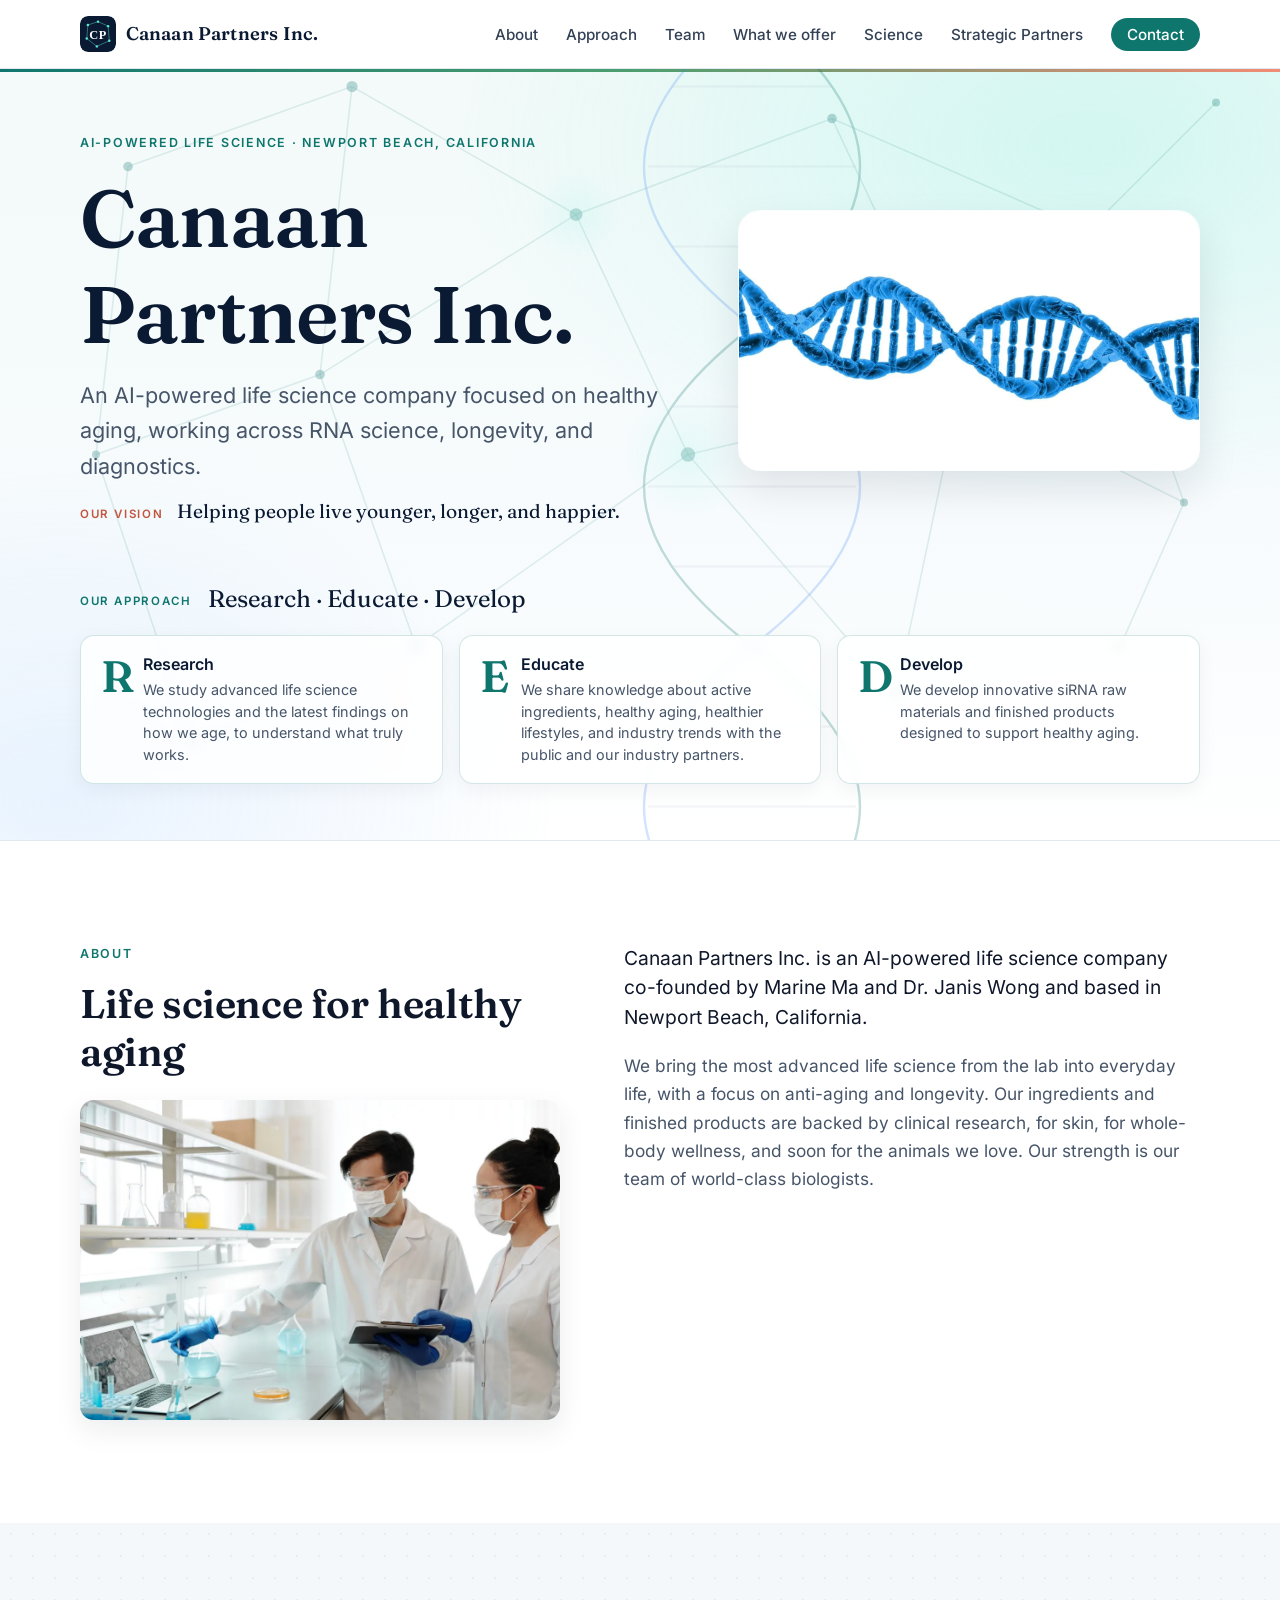
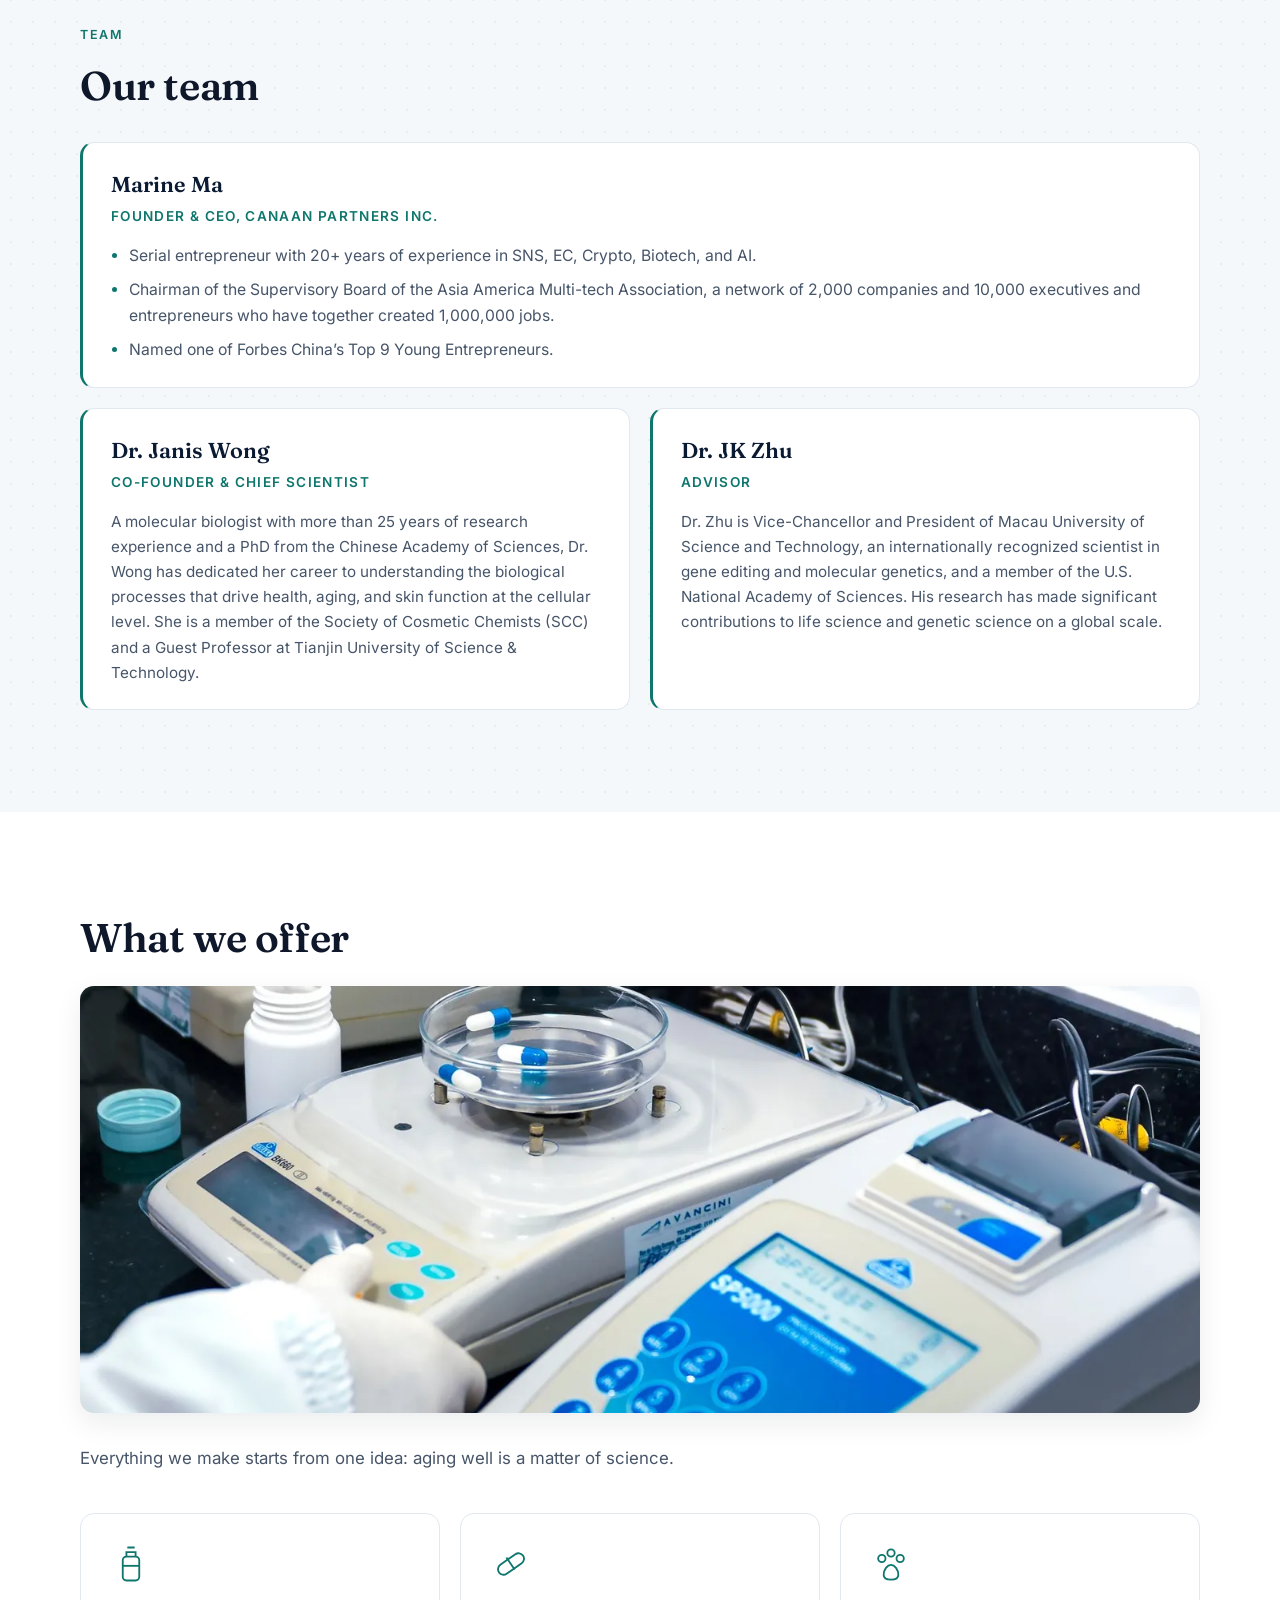
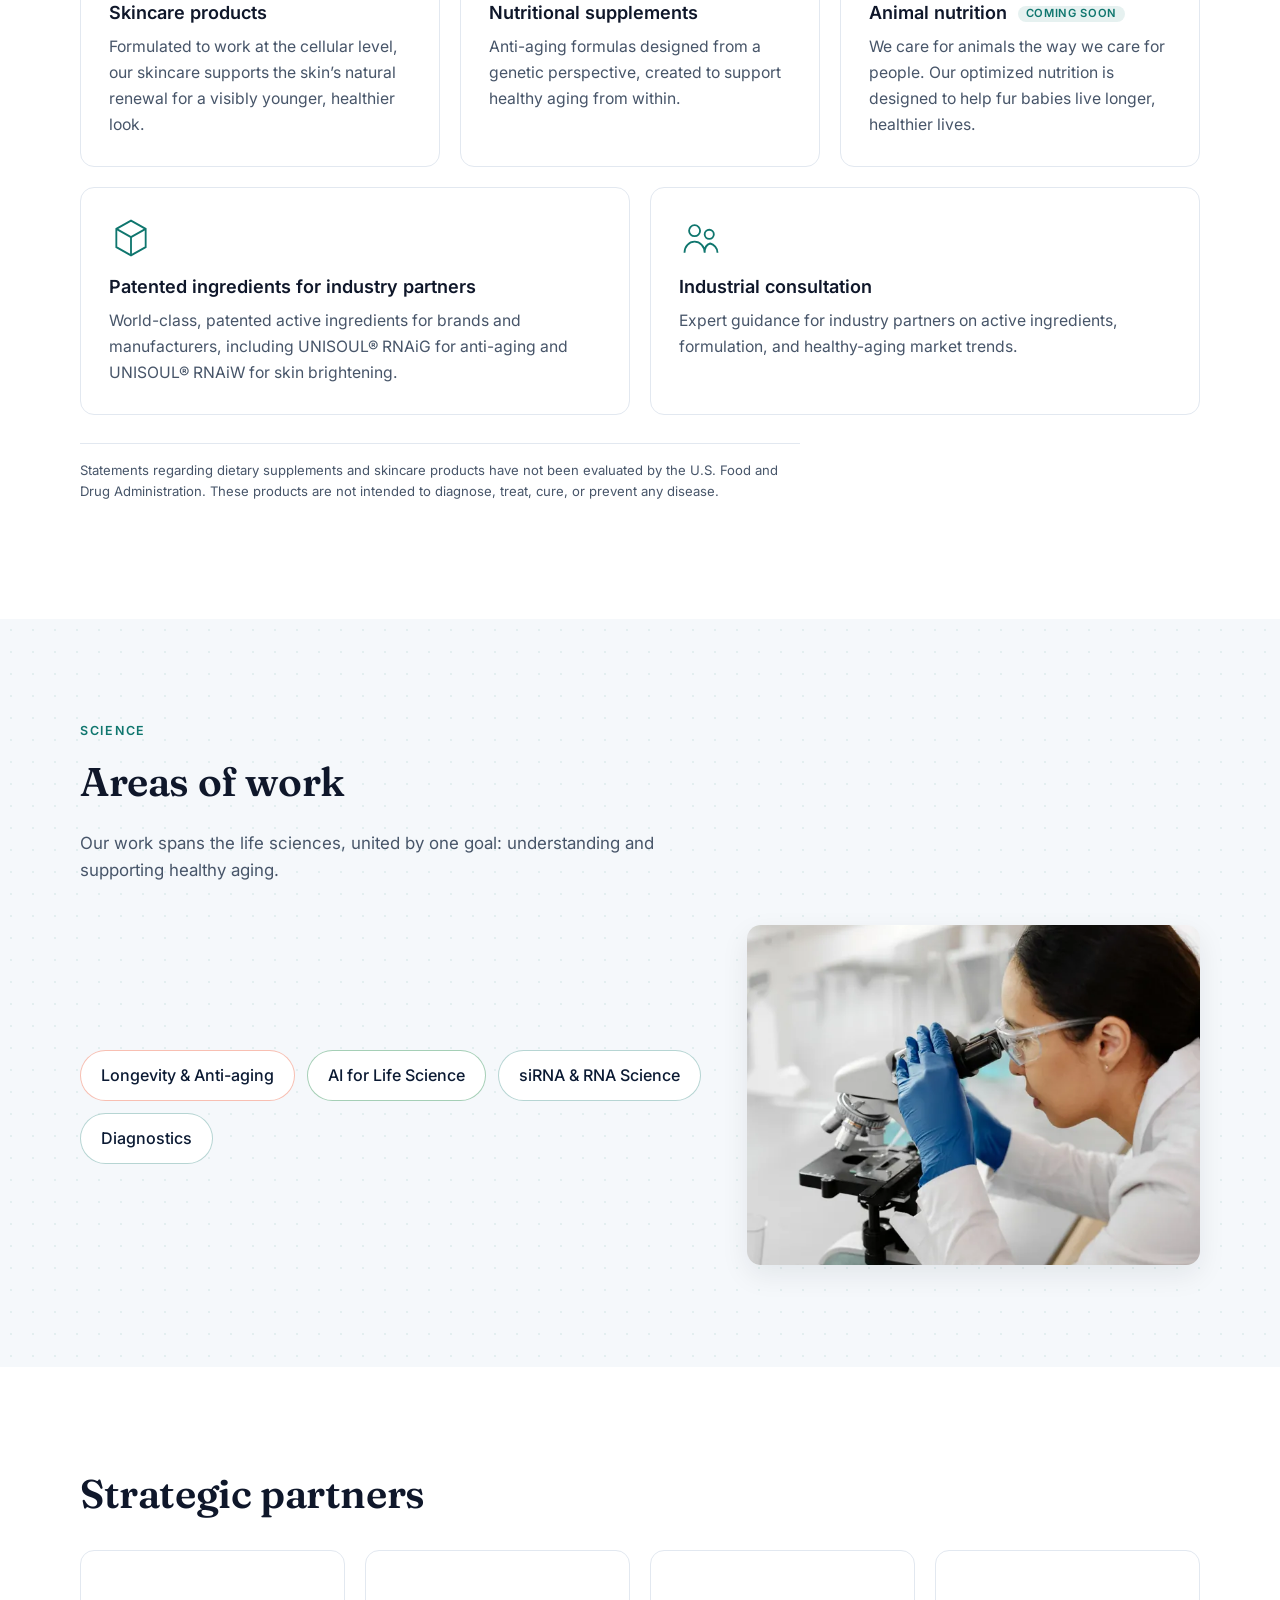
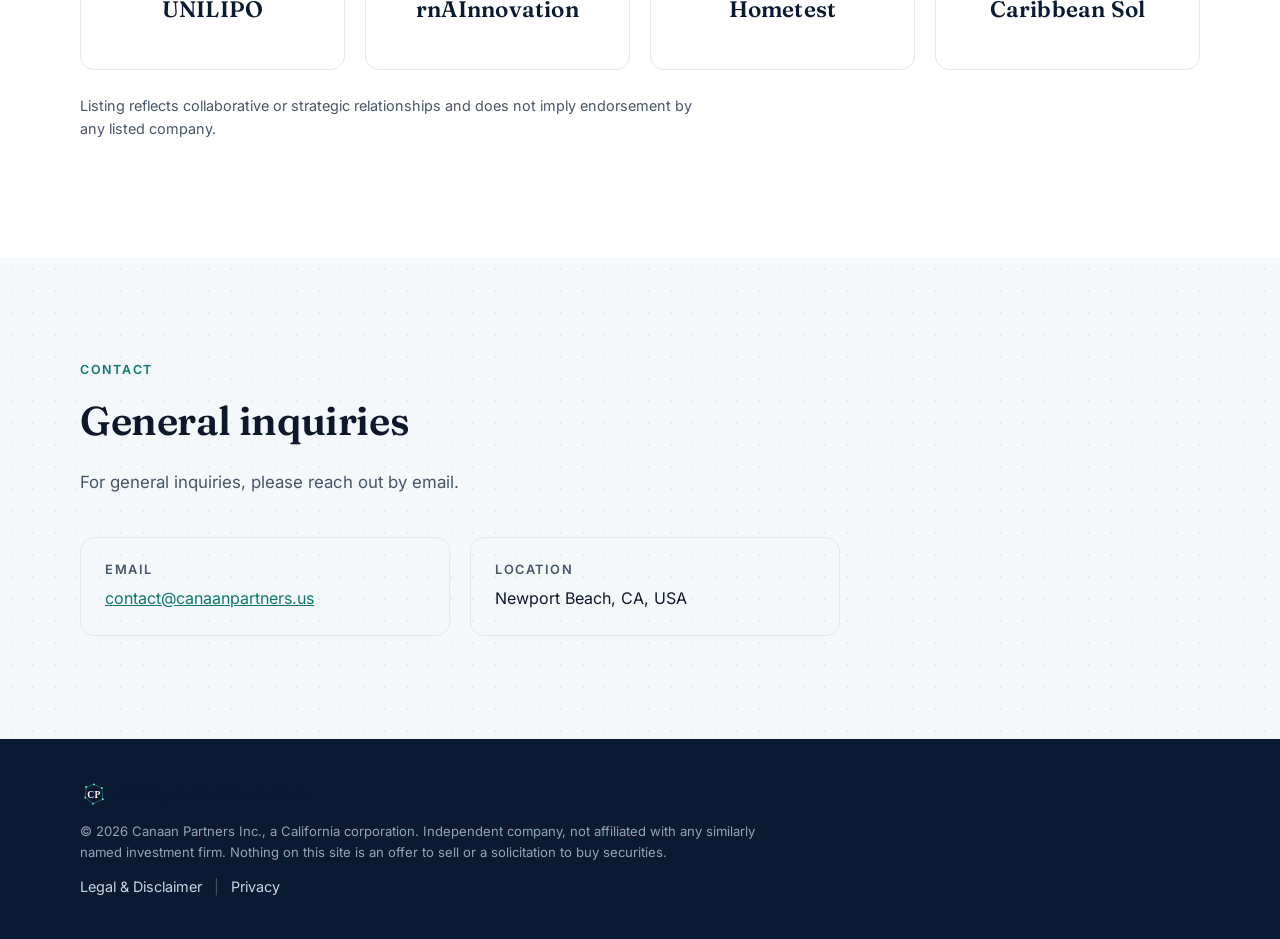
<file: index.html>
<!doctype html>
<html lang="en">
<head>
  <meta charset="utf-8">
  <meta name="viewport" content="width=device-width, initial-scale=1">
  <title>Canaan Partners Inc. — AI-Powered Life Science</title>
  <meta name="description" content="Canaan Partners Inc. is an AI-powered life science company in Newport Beach, California, focused on healthy aging, working across RNA science, longevity, and diagnostics.">
  <link rel="icon" type="image/svg+xml" href="assets/favicon.svg">
  <link rel="stylesheet" href="assets/styles.css">
</head>
<body>
  <header class="site-header" id="top">
    <nav class="nav container" aria-label="Primary">
      <a class="brand" href="#top"><img src="assets/logo.svg" alt="" width="36" height="36"><span>Canaan Partners Inc.</span></a>
      <button class="nav-toggle" aria-expanded="false" aria-controls="nav-links" aria-label="Toggle menu"><span></span><span></span><span></span></button>
      <ul class="nav-links" id="nav-links">
        <li><a href="#about">About</a></li>
        <li><a href="#approach">Approach</a></li>
        <li><a href="#team">Team</a></li>
        <li><a href="#offer">What we offer</a></li>
        <li><a href="#science">Science</a></li>
        <li><a href="#partners">Strategic Partners</a></li>
        <li><a href="#contact" class="nav-cta">Contact</a></li>
      </ul>
    </nav>
  </header>

  <main>
    <section class="hero">
      <svg class="hero-network" viewBox="0 0 800 600" preserveAspectRatio="xMidYMid slice" aria-hidden="true">
        <defs>
          <radialGradient id="glow" cx="50%" cy="50%" r="50%">
            <stop offset="0" stop-color="#5eead4" stop-opacity=".9"/><stop offset="1" stop-color="#5eead4" stop-opacity="0"/>
          </radialGradient>
        </defs>
        <g stroke="#5eead4" stroke-opacity=".22" stroke-width="1" fill="none">
          <path d="M80 120 L220 70 L360 150 L520 90 L680 160 L760 80"/>
          <path d="M60 300 L200 250 L360 150 L430 300 L600 260 L740 330"/>
          <path d="M120 480 L260 420 L430 300 L560 450 L700 420"/>
          <path d="M220 70 L200 250 L260 420"/><path d="M520 90 L600 260 L560 450"/>
          <path d="M680 160 L740 330 L700 420"/><path d="M80 120 L60 300 L120 480"/>
        </g>
        <!-- stylised double helix -->
        <g class="helix" stroke-width="1.5" fill="none">
          <path d="M470 20 C 560 90, 560 150, 470 220 S 380 350, 470 420 S 560 550, 470 620" stroke="#5eead4" stroke-opacity=".45"/>
          <path d="M470 20 C 380 90, 380 150, 470 220 S 560 350, 470 420 S 380 550, 470 620" stroke="#93c5fd" stroke-opacity=".4"/>
          <g stroke="#e2e8f0" stroke-opacity=".18">
            <line x1="420" y1="70" x2="520" y2="70"/><line x1="405" y1="120" x2="535" y2="120"/><line x1="420" y1="170" x2="520" y2="170"/>
            <line x1="420" y1="270" x2="520" y2="270"/><line x1="405" y1="320" x2="535" y2="320"/><line x1="420" y1="370" x2="520" y2="370"/>
            <line x1="420" y1="470" x2="520" y2="470"/><line x1="405" y1="520" x2="535" y2="520"/><line x1="420" y1="570" x2="520" y2="570"/>
          </g>
        </g>
        <g fill="#5eead4">
          <circle cx="80" cy="120" r="3"/><circle cx="220" cy="70" r="3.5"/><circle cx="360" cy="150" r="4"/><circle cx="520" cy="90" r="3"/>
          <circle cx="680" cy="160" r="3.5"/><circle cx="760" cy="80" r="2.5"/><circle cx="60" cy="300" r="2.5"/><circle cx="200" cy="250" r="3"/>
          <circle cx="430" cy="300" r="4.5"/><circle cx="600" cy="260" r="3"/><circle cx="740" cy="330" r="2.5"/><circle cx="120" cy="480" r="3"/>
          <circle cx="260" cy="420" r="3.5"/><circle cx="560" cy="450" r="3"/><circle cx="700" cy="420" r="3"/>
        </g>
        <circle cx="430" cy="300" r="40" fill="url(#glow)" opacity=".25"/>
        <circle cx="360" cy="150" r="28" fill="url(#glow)" opacity=".2"/>
      </svg>
      <div class="container hero-inner">
        <div class="hero-top"><div class="hero-copy">
        <p class="eyebrow">AI-Powered Life Science · Newport Beach, California</p>
        <h1>Canaan Partners Inc.</h1>
        <p class="lede">An AI-powered life science company focused on healthy aging, working across RNA science, longevity, and diagnostics.</p>
        <p class="hero-vision"><span>Our vision</span> Helping people live younger, longer, and happier.</p>
        </div>
        <figure class="hero-art"><img src="images/hero-dna-helix.webp" width="1280" height="720" alt="Blue DNA double helix illustration on a white background" fetchpriority="high"></figure>
        </div>
        <div class="hero-red" id="approach">
          <p class="hero-red-title"><span>Our approach</span> Research · Educate · Develop</p>
          <div class="hero-red-grid">
            <article class="hero-red-card"><span class="hero-red-letter" aria-hidden="true">R</span><div><h3>Research</h3><p>We study advanced life science technologies and the latest findings on how we age, to understand what truly works.</p></div></article>
            <article class="hero-red-card"><span class="hero-red-letter" aria-hidden="true">E</span><div><h3>Educate</h3><p>We share knowledge about active ingredients, healthy aging, healthier lifestyles, and industry trends with the public and our industry partners.</p></div></article>
            <article class="hero-red-card"><span class="hero-red-letter" aria-hidden="true">D</span><div><h3>Develop</h3><p>We develop innovative siRNA raw materials and finished products designed to support healthy aging.</p></div></article>
          </div>
        </div>
      </div>
    </section>

    <section class="section" id="about">
      <div class="container two-col">
        <div>
          <p class="eyebrow dark">About</p>
          <h2>Life science for healthy aging</h2>
          <figure class="section-img"><img src="images/research-lab-data.webp" width="1100" height="734" loading="lazy" alt="Two scientists in lab coats reviewing research data on a computer in a bright laboratory"></figure>
        </div>
        <div class="prose">
          <p class="about-intro">Canaan Partners Inc. is an AI-powered life science company co-founded by Marine Ma and Dr. Janis Wong and based in Newport Beach, California.</p>
          <p>We bring the most advanced life science from the lab into everyday life, with a focus on anti-aging and longevity. Our ingredients and finished products are backed by clinical research, for skin, for whole-body wellness, and soon for the animals we love. Our strength is our team of world-class biologists.</p>
        </div>
      </div>
    </section>

    <section class="section section-alt" id="team">
      <div class="container">
        <p class="eyebrow dark">Team</p>
        <h2>Our team</h2>
        <div class="team-grid">
        <article class="founder-card team-lead">
          <p class="founder-name">Marine Ma</p>
          <p class="founder-role">Founder &amp; CEO, Canaan Partners Inc.</p>
          <ul>
            <li>Serial entrepreneur with 20+ years of experience in SNS, EC, Crypto, Biotech, and AI.</li>
            <li>Chairman of the Supervisory Board of the Asia America Multi-tech Association, a network of 2,000 companies and 10,000 executives and entrepreneurs who have together created 1,000,000 jobs.</li>
            <li>Named one of Forbes China’s Top 9 Young Entrepreneurs.</li>
          </ul>
        </article>
          <article class="founder-card team-card">
            <p class="founder-name">Dr. Janis Wong</p>
            <p class="founder-role">Co-founder &amp; Chief Scientist</p>
            <p class="team-bio">A molecular biologist with more than 25 years of research experience and a PhD from the Chinese Academy of Sciences, Dr. Wong has dedicated her career to understanding the biological processes that drive health, aging, and skin function at the cellular level. She is a member of the Society of Cosmetic Chemists (SCC) and a Guest Professor at Tianjin University of Science &amp; Technology.</p>
          </article>
          <article class="founder-card team-card">
            <p class="founder-name">Dr. JK Zhu</p>
            <p class="founder-role">Advisor</p>
            <p class="team-bio">Dr. Zhu is Vice-Chancellor and President of Macau University of Science and Technology, an internationally recognized scientist in gene editing and molecular genetics, and a member of the U.S. National Academy of Sciences. His research has made significant contributions to life science and genetic science on a global scale.</p>
          </article>
        </div>
      </div>
    </section>

    <section class="section" id="offer">
      <div class="container">
        <h2>What we offer</h2>
        <figure class="offer-banner"><img src="images/supplement-quality-lab.webp" width="1400" height="788" loading="lazy" alt="Gloved lab technician weighing supplement capsules on a precision balance in a quality-control laboratory"></figure>
        <p class="section-intro">Everything we make starts from one idea: aging well is a matter of science.</p>
        <div class="cards">
          <article class="card">
            <svg class="card-icon" viewBox="0 0 48 48" aria-hidden="true"><g fill="none" stroke="currentColor" stroke-width="2"><rect x="15" y="16" width="18" height="26" rx="4"/><path d="M19 16v-5h10v5M20 6h8"/><path d="M15 26h18"/></g></svg>
            <h3>Skincare products</h3>
            <p>Formulated to work at the cellular level, our skincare supports the skin’s natural renewal for a visibly younger, healthier look.</p>
          </article>
          <article class="card">
            <svg class="card-icon" viewBox="0 0 48 48" aria-hidden="true"><g fill="none" stroke="currentColor" stroke-width="2"><rect x="8" y="18" width="32" height="12" rx="6" transform="rotate(-35 24 24)"/><path d="M19 17l9 13"/></g></svg>
            <h3>Nutritional supplements</h3>
            <p>Anti-aging formulas designed from a genetic perspective, created to support healthy aging from within.</p>
          </article>
          <article class="card">
            <svg class="card-icon" viewBox="0 0 48 48" aria-hidden="true"><g fill="none" stroke="currentColor" stroke-width="2"><circle cx="14" cy="18" r="4"/><circle cx="24" cy="12" r="4"/><circle cx="34" cy="18" r="4"/><path d="M16 36c0-6 4-11 8-11s8 5 8 11c0 4-4 5-8 5s-8-1-8-5z"/></g></svg>
            <h3>Animal nutrition <span class="soon">Coming soon</span></h3>
            <p>We care for animals the way we care for people. Our optimized nutrition is designed to help fur babies live longer, healthier lives.</p>
          </article>
          <article class="card">
            <svg class="card-icon" viewBox="0 0 48 48" aria-hidden="true"><g fill="none" stroke="currentColor" stroke-width="2"><path d="M24 5l16 9v20l-16 9-16-9V14z"/><path d="M8 14l16 9 16-9M24 23v20"/></g></svg>
            <h3>Patented ingredients for industry partners</h3>
            <p>World-class, patented active ingredients for brands and manufacturers, including UNISOUL® RNAiG for anti-aging and UNISOUL® RNAiW for skin brightening.</p>
          </article>
          <article class="card">
            <svg class="card-icon" viewBox="0 0 48 48" aria-hidden="true"><g fill="none" stroke="currentColor" stroke-width="2"><circle cx="17" cy="16" r="6"/><circle cx="33" cy="20" r="5"/><path d="M6 40c0-7 5-12 11-12s11 5 11 12M28 40c0-5 2-9 6-10 4 1 8 5 8 10"/></g></svg>
            <h3>Industrial consultation</h3>
            <p>Expert guidance for industry partners on active ingredients, formulation, and healthy-aging market trends.</p>
          </article>
        </div>
        <p class="fda-note">Statements regarding dietary supplements and skincare products have not been evaluated by the U.S. Food and Drug Administration. These products are not intended to diagnose, treat, cure, or prevent any disease.</p>
      </div>
    </section>

    <section class="section section-alt" id="science">
      <div class="container">
        <p class="eyebrow dark">Science</p>
        <h2>Areas of work</h2>
        <p class="section-intro">Our work spans the life sciences, united by one goal: understanding and supporting healthy aging.</p>
        <div class="science-split">
        <ul class="area-list">
          <li>Longevity &amp; Anti-aging</li>
          <li>AI for Life Science</li>
          <li>siRNA &amp; RNA Science</li>
          <li>Diagnostics</li>
        </ul>
        <figure class="section-img"><img src="images/science-microscope.webp" width="667" height="1000" loading="lazy" alt="Researcher examining samples with a microscope in a bright modern laboratory"></figure>
        </div>
      </div>
    </section>

    <section class="section" id="partners">
      <div class="container">
        <h2>Strategic partners</h2>
        <ul class="partners-grid">
          <li><a class="wordmark" href="https://unilipo.us" target="_blank" rel="noopener" aria-label="UNILIPO (opens in a new tab)">UNILIPO</a></li>
          <li><a class="wordmark" href="https://rnainnovation.ai" target="_blank" rel="noopener" aria-label="rnAInnovation (opens in a new tab)">rnAInnovation</a></li>
          <li class="wordmark">Hometest</li>
          <li><a class="wordmark" href="https://caribbean-sol.com" target="_blank" rel="noopener" aria-label="Caribbean Sol (opens in a new tab)">Caribbean Sol</a></li>
        </ul>
        <p class="partners-note">Listing reflects collaborative or strategic relationships and does not imply endorsement by any listed company.</p>
      </div>
    </section>

    <section class="section section-alt" id="contact">
      <div class="container contact">
        <p class="eyebrow dark">Contact</p>
        <h2>General inquiries</h2>
        <p class="section-intro">For general inquiries, please reach out by email.</p>
        <div class="contact-grid">
          <div class="contact-item"><h3>Email</h3><p><a href="mailto:contact@canaanpartners.us">contact@canaanpartners.us</a></p></div>
          <div class="contact-item"><h3>Location</h3><p>Newport Beach, CA, USA</p></div>
        </div>
      </div>
    </section>
  </main>

  <footer class="site-footer">
    <div class="container footer-inner">
      <a class="brand" href="#top"><img src="assets/logo.svg" alt="" width="28" height="28"><span>Canaan Partners Inc.</span></a>
      <p class="disclaimer">© 2026 Canaan Partners Inc., a California corporation. Independent company, not affiliated with any similarly named investment firm. Nothing on this site is an offer to sell or a solicitation to buy securities.</p>
      <p class="footer-links"><a href="legal.html">Legal &amp; Disclaimer</a> <span aria-hidden="true">|</span> <a href="privacy.html">Privacy</a></p>
    </div>
  </footer>

  <script src="assets/main.js"></script>
</body>
</html>
</file>
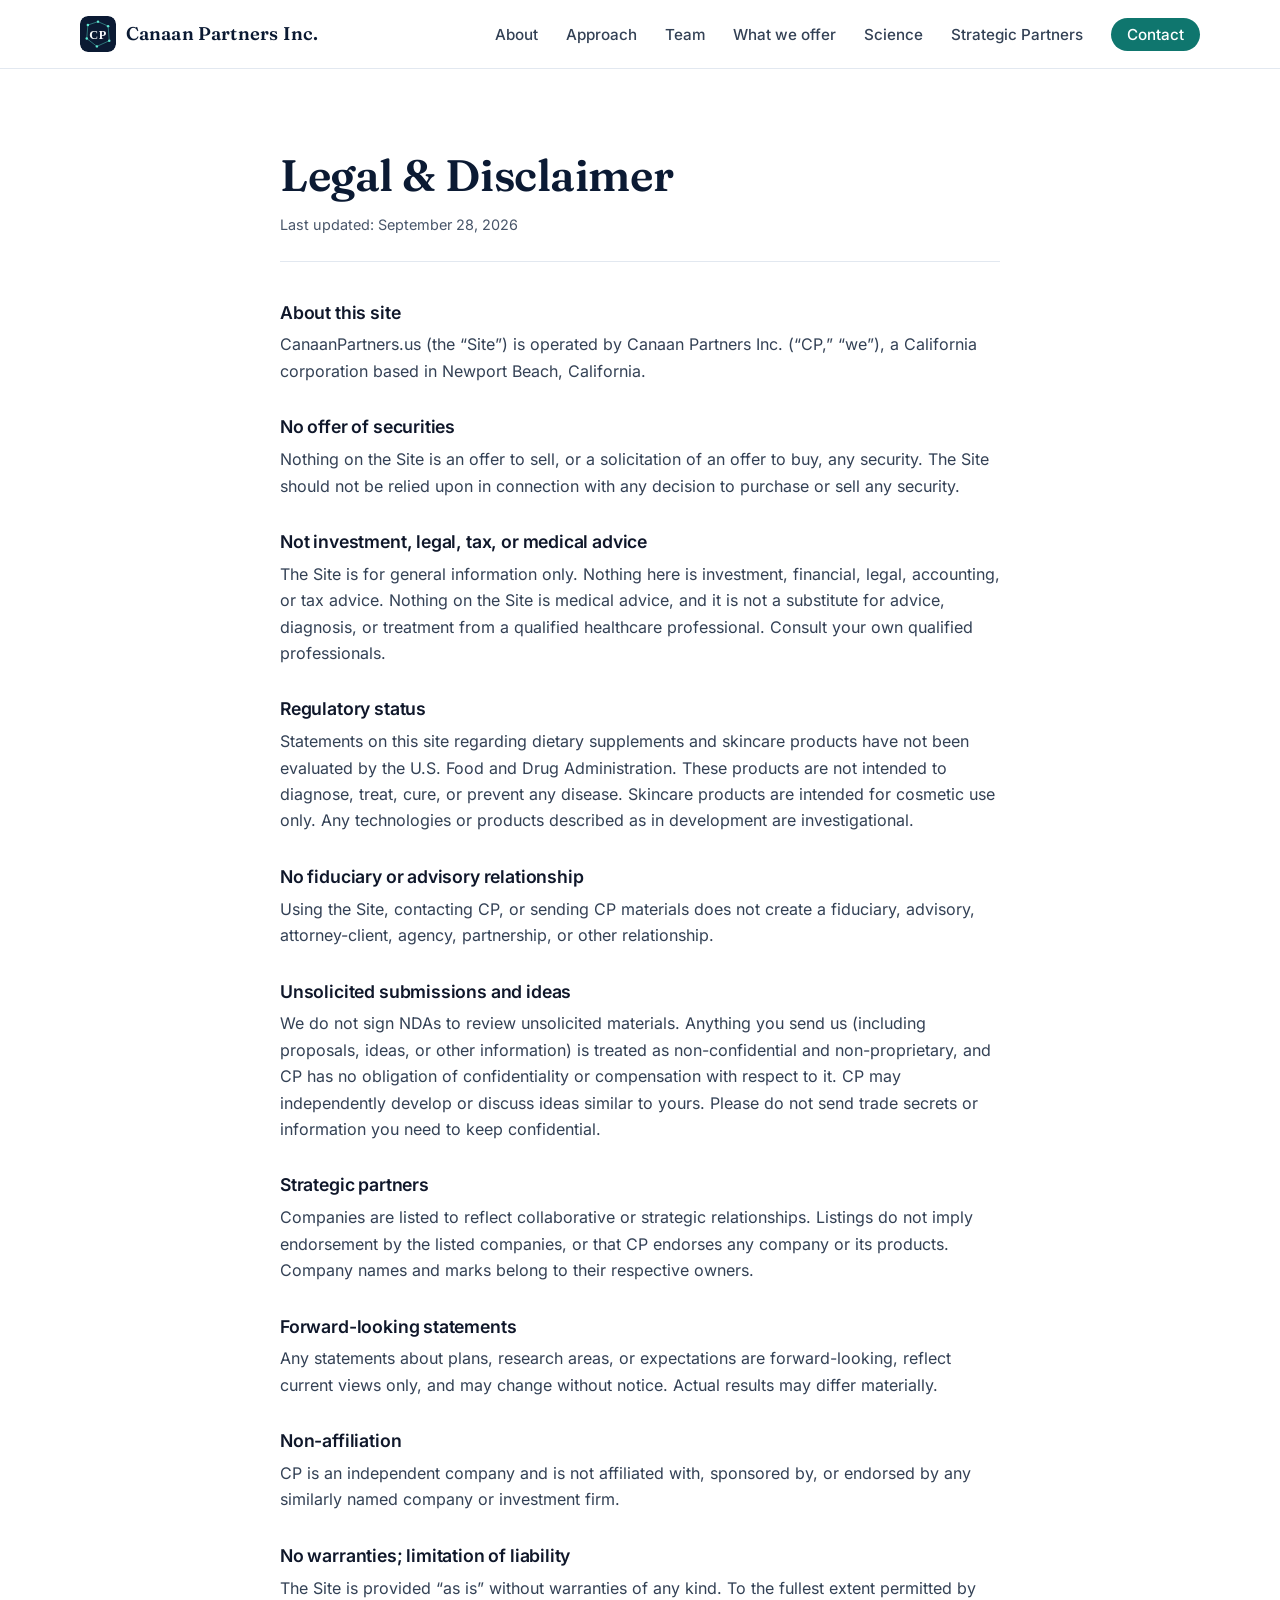
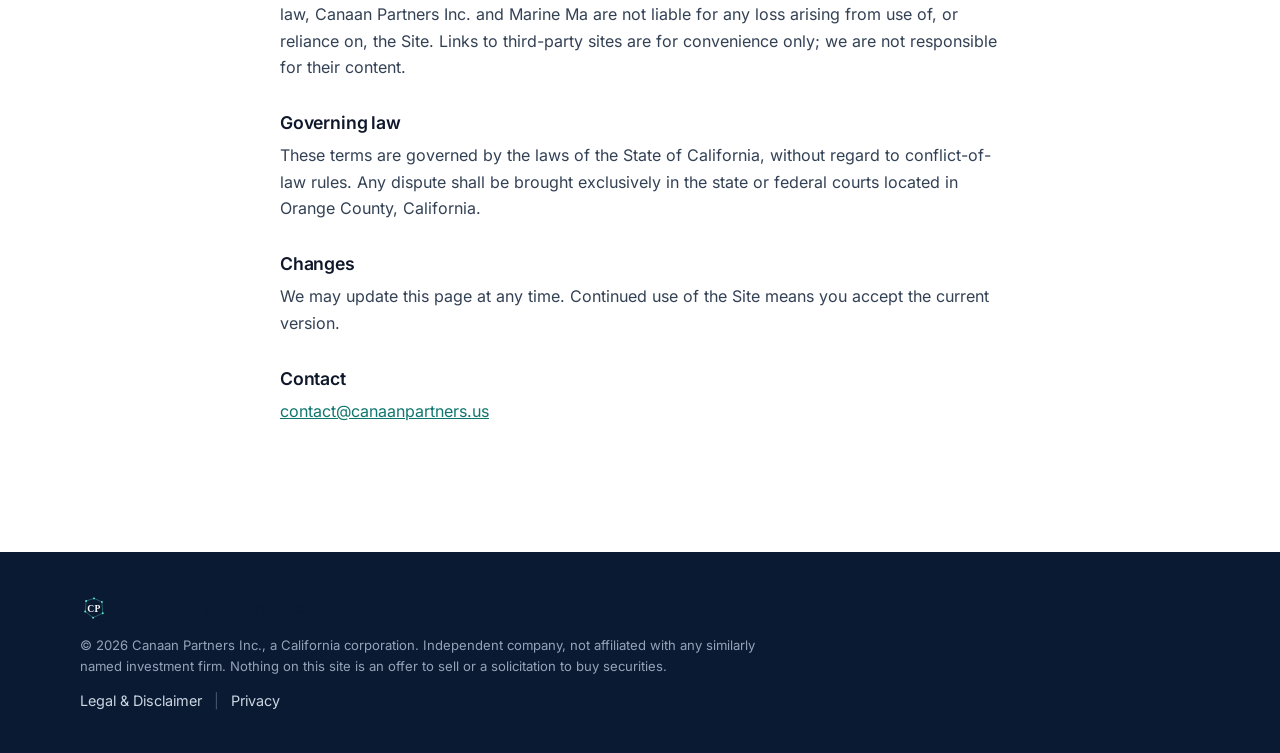
<file: legal.html>
<!doctype html>
<html lang="en">
<head>
  <meta charset="utf-8">
  <meta name="viewport" content="width=device-width, initial-scale=1">
  <title>Legal &amp; Disclaimer — Canaan Partners Inc.</title>
  <meta name="description" content="Legal information and disclaimers for CanaanPartners.us.">
  <link rel="icon" type="image/svg+xml" href="assets/favicon.svg">
  <link rel="stylesheet" href="assets/styles.css">
</head>
<body>
  <header class="site-header" id="top">
    <nav class="nav container" aria-label="Primary">
      <a class="brand" href="index.html"><img src="assets/logo.svg" alt="" width="36" height="36"><span>Canaan Partners Inc.</span></a>
      <button class="nav-toggle" aria-expanded="false" aria-controls="nav-links" aria-label="Toggle menu"><span></span><span></span><span></span></button>
      <ul class="nav-links" id="nav-links">
        <li><a href="index.html#about">About</a></li>
        <li><a href="index.html#approach">Approach</a></li>
        <li><a href="index.html#team">Team</a></li>
        <li><a href="index.html#offer">What we offer</a></li>
        <li><a href="index.html#science">Science</a></li>
        <li><a href="index.html#partners">Strategic Partners</a></li>
        <li><a href="index.html#contact" class="nav-cta">Contact</a></li>
      </ul>
    </nav>
  </header>

  <main class="legal-page">
    <div class="container legal">
      <h1>Legal &amp; Disclaimer</h1>
      <p class="updated">Last updated: September 28, 2026</p>
      <section>
        <h2>About this site</h2>
        <p>CanaanPartners.us (the “Site”) is operated by Canaan Partners Inc. (“CP,” “we”), a California corporation based in Newport Beach, California.</p>
      </section>
      <section>
        <h2>No offer of securities</h2>
        <p>Nothing on the Site is an offer to sell, or a solicitation of an offer to buy, any security. The Site should not be relied upon in connection with any decision to purchase or sell any security.</p>
      </section>
      <section>
        <h2>Not investment, legal, tax, or medical advice</h2>
        <p>The Site is for general information only. Nothing here is investment, financial, legal, accounting, or tax advice. Nothing on the Site is medical advice, and it is not a substitute for advice, diagnosis, or treatment from a qualified healthcare professional. Consult your own qualified professionals.</p>
      </section>
      <section>
        <h2>Regulatory status</h2>
        <p>Statements on this site regarding dietary supplements and skincare products have not been evaluated by the U.S. Food and Drug Administration. These products are not intended to diagnose, treat, cure, or prevent any disease. Skincare products are intended for cosmetic use only. Any technologies or products described as in development are investigational.</p>
      </section>
      <section>
        <h2>No fiduciary or advisory relationship</h2>
        <p>Using the Site, contacting CP, or sending CP materials does not create a fiduciary, advisory, attorney-client, agency, partnership, or other relationship.</p>
      </section>
      <section>
        <h2>Unsolicited submissions and ideas</h2>
        <p>We do not sign NDAs to review unsolicited materials. Anything you send us (including proposals, ideas, or other information) is treated as non-confidential and non-proprietary, and CP has no obligation of confidentiality or compensation with respect to it. CP may independently develop or discuss ideas similar to yours. Please do not send trade secrets or information you need to keep confidential.</p>
      </section>
      <section>
        <h2>Strategic partners</h2>
        <p>Companies are listed to reflect collaborative or strategic relationships. Listings do not imply endorsement by the listed companies, or that CP endorses any company or its products. Company names and marks belong to their respective owners.</p>
      </section>
      <section>
        <h2>Forward-looking statements</h2>
        <p>Any statements about plans, research areas, or expectations are forward-looking, reflect current views only, and may change without notice. Actual results may differ materially.</p>
      </section>
      <section>
        <h2>Non-affiliation</h2>
        <p>CP is an independent company and is not affiliated with, sponsored by, or endorsed by any similarly named company or investment firm.</p>
      </section>
      <section>
        <h2>No warranties; limitation of liability</h2>
        <p>The Site is provided “as is” without warranties of any kind. To the fullest extent permitted by law, Canaan Partners Inc. and Marine Ma are not liable for any loss arising from use of, or reliance on, the Site. Links to third-party sites are for convenience only; we are not responsible for their content.</p>
      </section>
      <section>
        <h2>Governing law</h2>
        <p>These terms are governed by the laws of the State of California, without regard to conflict-of-law rules. Any dispute shall be brought exclusively in the state or federal courts located in Orange County, California.</p>
      </section>
      <section>
        <h2>Changes</h2>
        <p>We may update this page at any time. Continued use of the Site means you accept the current version.</p>
      </section>
      <section>
        <h2>Contact</h2>
        <p><a href="mailto:contact@canaanpartners.us">contact@canaanpartners.us</a></p>
      </section>
    </div>
  </main>

  <footer class="site-footer">
    <div class="container footer-inner">
      <a class="brand" href="index.html"><img src="assets/logo.svg" alt="" width="28" height="28"><span>Canaan Partners Inc.</span></a>
      <p class="disclaimer">© 2026 Canaan Partners Inc., a California corporation. Independent company, not affiliated with any similarly named investment firm. Nothing on this site is an offer to sell or a solicitation to buy securities.</p>
      <p class="footer-links"><a href="legal.html">Legal &amp; Disclaimer</a> <span aria-hidden="true">|</span> <a href="privacy.html">Privacy</a></p>
    </div>
  </footer>

  <script src="assets/main.js"></script>
</body>
</html>
</file>
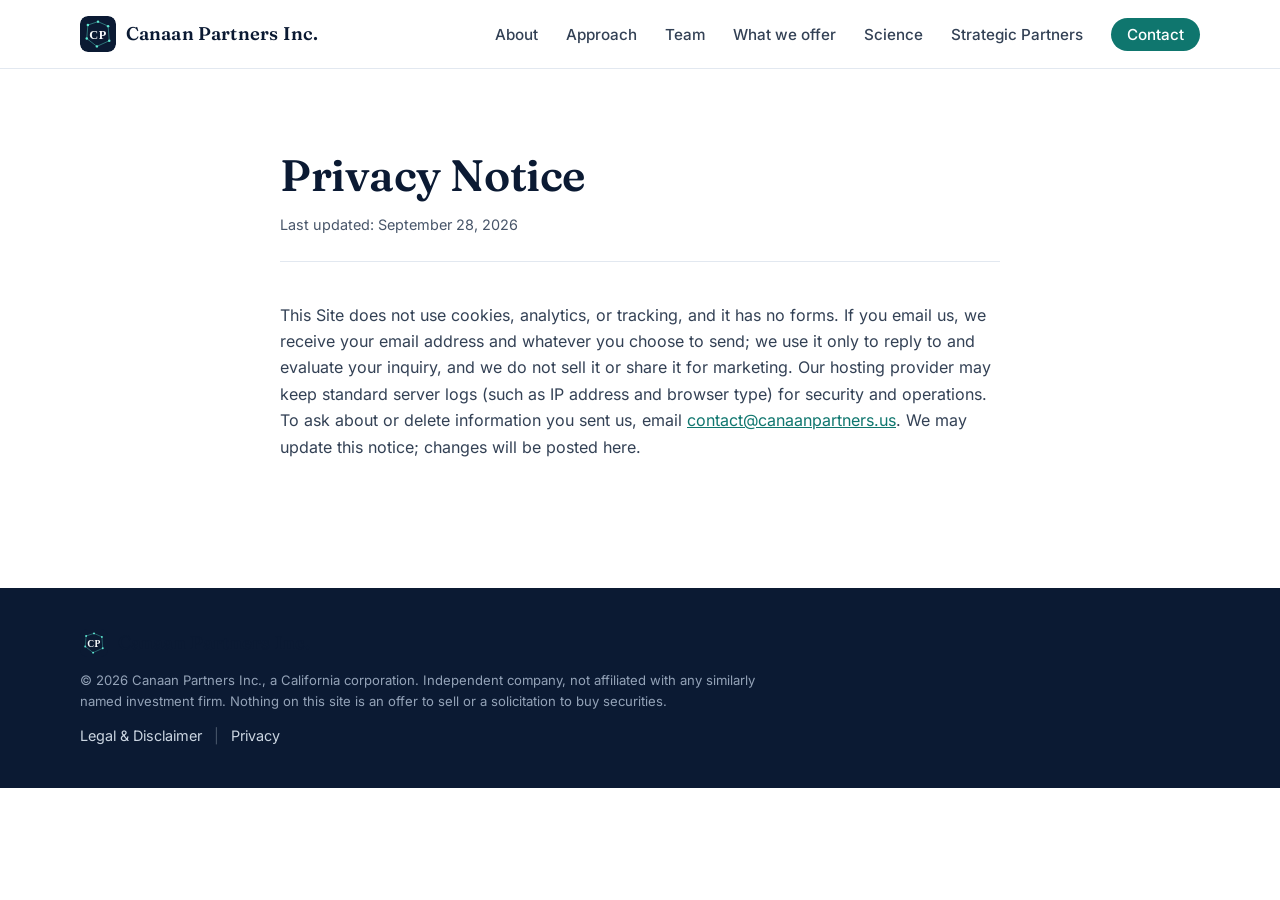
<file: privacy.html>
<!doctype html>
<html lang="en">
<head>
  <meta charset="utf-8">
  <meta name="viewport" content="width=device-width, initial-scale=1">
  <title>Privacy Notice — Canaan Partners Inc.</title>
  <meta name="description" content="Privacy notice for CanaanPartners.us.">
  <link rel="icon" type="image/svg+xml" href="assets/favicon.svg">
  <link rel="stylesheet" href="assets/styles.css">
</head>
<body>
  <header class="site-header" id="top">
    <nav class="nav container" aria-label="Primary">
      <a class="brand" href="index.html"><img src="assets/logo.svg" alt="" width="36" height="36"><span>Canaan Partners Inc.</span></a>
      <button class="nav-toggle" aria-expanded="false" aria-controls="nav-links" aria-label="Toggle menu"><span></span><span></span><span></span></button>
      <ul class="nav-links" id="nav-links">
        <li><a href="index.html#about">About</a></li>
        <li><a href="index.html#approach">Approach</a></li>
        <li><a href="index.html#team">Team</a></li>
        <li><a href="index.html#offer">What we offer</a></li>
        <li><a href="index.html#science">Science</a></li>
        <li><a href="index.html#partners">Strategic Partners</a></li>
        <li><a href="index.html#contact" class="nav-cta">Contact</a></li>
      </ul>
    </nav>
  </header>

  <main class="legal-page">
    <div class="container legal">
      <h1>Privacy Notice</h1>
      <p class="updated">Last updated: September 28, 2026</p>
      <section>
        <p>This Site does not use cookies, analytics, or tracking, and it has no forms. If you email us, we receive your email address and whatever you choose to send; we use it only to reply to and evaluate your inquiry, and we do not sell it or share it for marketing. Our hosting provider may keep standard server logs (such as IP address and browser type) for security and operations. To ask about or delete information you sent us, email <a href="mailto:contact@canaanpartners.us">contact@canaanpartners.us</a>. We may update this notice; changes will be posted here.</p>
      </section>
    </div>
  </main>

  <footer class="site-footer">
    <div class="container footer-inner">
      <a class="brand" href="index.html"><img src="assets/logo.svg" alt="" width="28" height="28"><span>Canaan Partners Inc.</span></a>
      <p class="disclaimer">© 2026 Canaan Partners Inc., a California corporation. Independent company, not affiliated with any similarly named investment firm. Nothing on this site is an offer to sell or a solicitation to buy securities.</p>
      <p class="footer-links"><a href="legal.html">Legal &amp; Disclaimer</a> <span aria-hidden="true">|</span> <a href="privacy.html">Privacy</a></p>
    </div>
  </footer>

  <script src="assets/main.js"></script>
</body>
</html>
</file>
<file: assets/styles.css>
/* Self-hosted fonts (SIL OFL 1.1; licenses in assets/fonts/) */
@font-face { font-family: "Fraunces"; font-style: normal; font-weight: 400; font-display: swap; src: url("fonts/fraunces-latin-400-normal.woff2") format("woff2"); }
@font-face { font-family: "Fraunces"; font-style: normal; font-weight: 600; font-display: swap; src: url("fonts/fraunces-latin-600-normal.woff2") format("woff2"); }
@font-face { font-family: "Inter"; font-style: normal; font-weight: 400; font-display: swap; src: url("fonts/inter-latin-400-normal.woff2") format("woff2"); }
@font-face { font-family: "Inter"; font-style: normal; font-weight: 500; font-display: swap; src: url("fonts/inter-latin-500-normal.woff2") format("woff2"); }
@font-face { font-family: "Inter"; font-style: normal; font-weight: 600; font-display: swap; src: url("fonts/inter-latin-600-normal.woff2") format("woff2"); }

:root {
  --navy: #0b1a33;
  --navy-2: #102447;
  --ink: #0f172a;
  --muted: #475569;
  --line: #e2e8f0;
  --bg: #ffffff;
  --bg-alt: #f5f8fb;
  --teal: #5eead4;
  --teal-deep: #0f766e;
  --radius: 14px;
  --serif: "Fraunces", Georgia, "Times New Roman", "Songti SC", "Noto Serif SC", "Noto Serif CJK SC", serif;
  --sans: "Inter", system-ui, -apple-system, "Segoe UI", Roboto, "Helvetica Neue", Arial, "PingFang SC", "Noto Sans SC", "Noto Sans CJK SC", "Microsoft YaHei", sans-serif;
}
* { box-sizing: border-box; }
html { scroll-behavior: smooth; }
body { margin: 0; font-family: var(--sans); color: var(--ink); background: var(--bg); line-height: 1.65; -webkit-font-smoothing: antialiased; }
img, svg { max-width: 100%; display: block; }
a { color: var(--teal-deep); }
h1, h2, h3 { line-height: 1.2; margin: 0 0 .6em; }
h1, h2 { font-family: var(--serif); font-weight: 600; letter-spacing: -.01em; }
h2 { font-size: clamp(1.75rem, 3.2vw, 2.5rem); }
h3 { font-size: 1.125rem; font-weight: 600; }
p { margin: 0 0 1em; }
.container { width: min(1120px, 100% - 2.5rem); margin-inline: auto; }

/* Header */
.site-header { position: sticky; top: 0; z-index: 50; background: rgba(11, 26, 51, .92); backdrop-filter: blur(10px); border-bottom: 1px solid rgba(94, 234, 212, .12); }
.nav { display: flex; align-items: center; justify-content: space-between; height: 68px; }
.brand { display: inline-flex; align-items: center; gap: .6rem; text-decoration: none; color: #f8fafc; font-family: var(--serif); font-weight: 600; font-size: 1.15rem; letter-spacing: .01em; }
.brand img { border-radius: 8px; }
.nav-links { display: flex; gap: 1.75rem; list-style: none; margin: 0; padding: 0; align-items: center; }
.nav-links a { color: #cbd5e1; text-decoration: none; font-size: .95rem; font-weight: 500; transition: color .2s; }
.nav-links a:hover { color: #fff; }
.nav-links .nav-cta { color: var(--navy); background: var(--teal); padding: .45rem 1rem; border-radius: 999px; }
.nav-links .nav-cta:hover { color: var(--navy); background: #99f6e4; }
.nav-toggle { display: none; background: none; border: 0; padding: .5rem; cursor: pointer; }
.nav-toggle span { display: block; width: 22px; height: 2px; background: #e2e8f0; margin: 5px 0; border-radius: 2px; }

/* Hero */
.hero { position: relative; overflow: hidden; background: radial-gradient(1200px 600px at 75% 30%, #14315e 0%, var(--navy) 60%); color: #e2e8f0; padding: clamp(5rem, 12vw, 9rem) 0 clamp(5rem, 10vw, 8rem); }
.hero-network { position: absolute; inset: 0; width: 100%; height: 100%; opacity: .9; }
.hero-inner { position: relative; max-width: 1120px; }
.hero h1 { font-size: clamp(2.75rem, 7vw, 5rem); color: #fff; margin-bottom: .3em; }
.lede { font-size: clamp(1.1rem, 2vw, 1.35rem); max-width: 36ch; color: #cbd5e1; }
.eyebrow { text-transform: uppercase; letter-spacing: .14em; font-size: .78rem; font-weight: 600; color: var(--teal); margin-bottom: 1rem; }
.eyebrow.dark { color: var(--teal-deep); }
.hero-actions { display: flex; gap: 1rem; flex-wrap: wrap; margin-top: 2rem; }
.btn { display: inline-block; padding: .8rem 1.5rem; border-radius: 999px; font-weight: 600; text-decoration: none; transition: transform .15s, background .2s, border-color .2s; }
.btn:hover { transform: translateY(-1px); }
.btn-primary { background: var(--teal); color: var(--navy); }
.btn-primary:hover { background: #99f6e4; }
.btn-ghost { border: 1px solid rgba(226, 232, 240, .35); color: #e2e8f0; }
.btn-ghost:hover { border-color: var(--teal); }

/* Sections */
.section { padding: clamp(4rem, 8vw, 6.5rem) 0; }
.section-alt { background: var(--bg-alt); background-image: radial-gradient(rgba(15, 118, 110, .08) 1px, transparent 1px); background-size: 22px 22px; }
.section-intro { color: var(--muted); max-width: 60ch; font-size: 1.05rem; margin-bottom: 2.5rem; }
.two-col { display: grid; grid-template-columns: 1fr 1.2fr; gap: clamp(2rem, 5vw, 5rem); align-items: start; }
.prose p { color: var(--muted); font-size: 1.075rem; }

/* Cards */
.cards { display: grid; grid-template-columns: repeat(auto-fit, minmax(240px, 1fr)); gap: 1.25rem; }
.card { background: #fff; border: 1px solid var(--line); border-radius: var(--radius); padding: 1.75rem; transition: transform .2s, box-shadow .2s, border-color .2s; }
.card:hover { transform: translateY(-3px); box-shadow: 0 12px 30px -12px rgba(11, 26, 51, .18); border-color: rgba(15, 118, 110, .35); }
.card-icon { width: 44px; height: 44px; color: var(--teal-deep); margin-bottom: 1rem; }
.card p { color: var(--muted); margin: 0; font-size: .98rem; }

/* Steps */
.steps { list-style: none; padding: 0; margin: 2rem 0 3rem; display: grid; grid-template-columns: repeat(3, 1fr); gap: 2rem; counter-reset: none; }
.steps li { border-top: 2px solid var(--navy); padding-top: 1.25rem; }
.step-num { font-family: var(--serif); font-size: 1.5rem; color: var(--teal-deep); display: block; margin-bottom: .5rem; }
.steps p { color: var(--muted); margin: 0; }

.about-meta { list-style: none; padding: 0; margin: 1.5rem 0 0; display: grid; gap: .4rem; }
.about-meta li { font-weight: 500; color: var(--ink); }
.about-meta span { text-transform: uppercase; letter-spacing: .12em; font-size: .75rem; font-weight: 600; color: var(--muted); margin-right: .6rem; }
.prose .about-intro { font-size: 1.2rem; color: var(--ink); line-height: 1.55; }
.founder-card { margin-top: 2rem; padding: 1.5rem 1.75rem; border: 1px solid var(--line); border-left: 3px solid var(--teal-deep); border-radius: var(--radius); background: var(--bg-alt); }
.founder-card .founder-name { font-family: var(--serif); font-size: 1.35rem; font-weight: 600; color: var(--navy); margin: 0; }
.prose .founder-card .founder-role { font-size: .85rem; text-transform: uppercase; letter-spacing: .1em; color: var(--teal-deep); font-weight: 600; margin: .15rem 0 1rem; }
.founder-card ul { margin: 0; padding-left: 1.1rem; color: var(--muted); font-size: .98rem; }
.founder-card li { margin-bottom: .5rem; }
.founder-card li:last-child { margin-bottom: 0; }
.founder-card li::marker { color: var(--teal-deep); }

/* Strategic partners */
.partners-grid { list-style: none; padding: 0; margin: 2rem 0 0; display: grid; grid-template-columns: repeat(auto-fit, minmax(190px, 1fr)); gap: 1.25rem; }
.wordmark { display: flex; align-items: center; justify-content: center; min-height: 120px; padding: 1.5rem 1rem; background: #fff; border: 1px solid var(--line); border-radius: var(--radius); font-family: var(--serif); font-size: 1.4rem; font-weight: 600; color: var(--navy); text-align: center; letter-spacing: .01em; word-break: break-word; }
.wordmark:lang(zh-Hans) { font-family: "PingFang SC", "Noto Sans SC", "Noto Sans CJK SC", "Microsoft YaHei", "Source Han Sans SC", sans-serif; letter-spacing: .08em; }
a.wordmark { height: 100%; box-sizing: border-box; text-decoration: none; transition: border-color .2s, box-shadow .2s; }
a.wordmark:hover, a.wordmark:focus-visible { border-color: var(--teal); box-shadow: 0 4px 14px rgba(15, 23, 42, .08); }
.section-dark a { color: var(--teal); }

/* Founders */
.section-dark { background: linear-gradient(160deg, var(--navy) 0%, var(--navy-2) 100%); color: #e2e8f0; position: relative; overflow: hidden; }
.section-dark::after { content: ""; position: absolute; right: -120px; top: -120px; width: 420px; height: 420px; border-radius: 50%; border: 1px solid rgba(94, 234, 212, .15); box-shadow: 0 0 0 60px rgba(94, 234, 212, .03), 0 0 0 120px rgba(94, 234, 212, .02); pointer-events: none; }
.section-dark h2 { color: #fff; }
.section-dark .container { position: relative; z-index: 1; }
.lede-sm { color: #cbd5e1; font-size: 1.1rem; max-width: 40ch; }
.list-title { color: #fff; }
.checklist { list-style: none; padding: 0; margin: 0 0 2rem; }
.checklist li { position: relative; padding-left: 1.9rem; margin-bottom: .75rem; color: #cbd5e1; }
.checklist li::before { content: ""; position: absolute; left: 0; top: .45em; width: 14px; height: 14px; border-radius: 50%; border: 2px solid var(--teal); box-shadow: inset 0 0 0 3px var(--navy), inset 0 0 0 10px var(--teal); }
.fine { margin-top: 1.25rem; color: #94a3b8; font-size: .95rem; }

/* Contact */
.contact-grid { display: grid; grid-template-columns: repeat(2, 1fr); max-width: 760px; gap: 1.25rem; }
.contact-item { border: 1px solid var(--line); border-radius: var(--radius); padding: 1.5rem; }
.contact-item h3 { font-size: .8rem; text-transform: uppercase; letter-spacing: .12em; color: var(--muted); }
.contact-item p { margin: 0; }

/* Footer */
.site-footer { background: var(--navy); color: #94a3b8; padding: 2.5rem 0; font-size: .9rem; }
.footer-inner { display: grid; gap: .75rem; }
.footer-inner p { margin: 0; }
.disclaimer { font-size: .82rem; color: #94a3b8; max-width: 90ch; line-height: 1.6; }
.footer-links a { color: #cbd5e1; text-decoration: none; }
.footer-links a:hover { color: var(--teal); text-decoration: underline; }
.footer-links span { margin: 0 .5rem; color: #475569; }

/* Legal pages */
.legal-page { padding: clamp(3rem, 7vw, 5rem) 0 clamp(4rem, 8vw, 6rem); }
.legal { max-width: 720px; }
.legal h1 { font-size: clamp(2rem, 5vw, 2.75rem); margin-bottom: .25em; color: var(--navy); }
.legal .updated { color: var(--muted); font-size: .9rem; margin-bottom: 2.5rem; padding-bottom: 1.5rem; border-bottom: 1px solid var(--line); }
.legal section { margin-bottom: 2rem; }
.legal h2 { font-family: var(--sans); font-size: 1.1rem; font-weight: 600; color: var(--ink); margin-bottom: .5em; }
.legal p { color: #334155; font-size: 1rem; overflow-wrap: anywhere; }

/* Responsive */
@media (max-width: 860px) {
  .two-col, .steps, .contact-grid { grid-template-columns: 1fr; }
  .steps { gap: 1.5rem; }
}
@media (max-width: 720px) {
  .nav-toggle { display: block; }
  .nav-links { display: none; position: absolute; top: 68px; left: 0; right: 0; flex-direction: column; align-items: flex-start; gap: 0; background: var(--navy); padding: .5rem 1.25rem 1.25rem; border-bottom: 1px solid rgba(94, 234, 212, .15); }
  .nav-links.open { display: flex; }
  .nav-links li { width: 100%; }
  .nav-links a { display: block; padding: .75rem 0; }
  .nav-links .nav-cta { display: inline-block; margin-top: .5rem; padding: .5rem 1.1rem; }
  .hero-network { opacity: .55; }
  .cards { grid-template-columns: 1fr; }
}
@media (prefers-reduced-motion: reduce) { html { scroll-behavior: auto; } * { transition: none !important; } }

.partners-note { margin-top: 1.5rem; color: var(--muted); font-size: .9rem; max-width: 70ch; }


.hero-vision { margin-top: 1.25rem; color: #e2e8f0; font-family: var(--serif); font-size: clamp(1.05rem, 1.8vw, 1.2rem); }
.hero-vision span { font-family: var(--sans); text-transform: uppercase; letter-spacing: .14em; font-size: .72rem; font-weight: 600; color: var(--teal); margin-right: .6rem; }

#offer .cards { grid-template-columns: repeat(6, 1fr); align-items: stretch; }
#offer .card { grid-column: span 2; display: flex; flex-direction: column; }
#offer .card:nth-child(4), #offer .card:nth-child(5) { grid-column: span 3; }
@media (max-width: 860px) { #offer .cards { grid-template-columns: 1fr 1fr; } #offer .card, #offer .card:nth-child(4), #offer .card:nth-child(5) { grid-column: auto; } #offer .card:nth-child(5) { grid-column: 1 / -1; } }
@media (max-width: 720px) { #offer .cards { grid-template-columns: 1fr; } #offer .card:nth-child(5) { grid-column: auto; } }
.soon { display: inline-block; margin-left: .35rem; padding: .1rem .5rem; border-radius: 999px; background: rgba(15,118,110,.1); color: var(--teal-deep); font-size: .7rem; font-weight: 600; letter-spacing: .06em; text-transform: uppercase; vertical-align: middle; }
.fda-note { margin-top: 1.75rem; padding-top: 1rem; border-top: 1px solid var(--line); color: var(--muted); font-size: .82rem; max-width: 90ch; }

.area-list { list-style: none; padding: 0; margin: 1.5rem 0 0; display: flex; flex-wrap: wrap; gap: .75rem; }
.area-list li { padding: .7rem 1.25rem; border: 1px solid rgba(15,118,110,.3); border-radius: 999px; background: #fff; color: var(--navy); font-weight: 500; }

.team-grid { display: grid; grid-template-columns: 1fr 1fr; gap: 1.25rem; margin-top: 2rem; align-items: stretch; }
.team-grid .founder-card { margin-top: 0; background: #fff; }
.team-lead { grid-column: 1 / -1; }
.team-card { display: flex; flex-direction: column; justify-content: center; }
.prose .founder-card .founder-role, .team-grid .founder-card .founder-role { font-size: .85rem; text-transform: uppercase; letter-spacing: .1em; color: var(--teal-deep); font-weight: 600; margin: .15rem 0 1rem; }
.team-card { justify-content: flex-start; }
.team-bio { margin: 0; color: var(--muted); font-size: .95rem; }
@media (max-width: 860px) { .team-grid { grid-template-columns: 1fr; } .team-lead { grid-column: auto; } }


/* Hero R.E.D. block */
.hero { padding: clamp(2.5rem, 6vw, 4rem) 0 clamp(2.5rem, 5vw, 3.5rem); }
.hero h1 { margin-bottom: .2em; }
.hero .lede { max-width: 52ch; margin-bottom: .5rem; }
.hero-vision { margin-top: .75rem; }
.hero-red { margin-top: 2rem; scroll-margin-top: 90px; }
.hero-red-title { color: #fff; font-family: var(--serif); font-size: clamp(1.15rem, 2.2vw, 1.5rem); margin-bottom: 1rem; }
.hero-red-title span { font-family: var(--sans); text-transform: uppercase; letter-spacing: .14em; font-size: .72rem; font-weight: 600; color: var(--teal); margin-right: .75rem; vertical-align: middle; }
.hero-red-grid { display: grid; grid-template-columns: repeat(3, 1fr); gap: 1rem; }
.hero-red-card { display: flex; gap: 1rem; align-items: flex-start; padding: 1.1rem 1.25rem; border-radius: var(--radius); background: rgba(11,26,51,.72); border: 1px solid rgba(94,234,212,.25); backdrop-filter: blur(6px); }
.hero-red-letter { font-family: var(--serif); font-size: 2.75rem; line-height: 1; font-weight: 600; color: var(--teal); min-width: 1.6rem; }
.hero-red-card h3 { color: #fff; font-size: 1rem; margin: .1rem 0 .3rem; }
.hero-red-card p { color: #cbd5e1; font-size: .9rem; line-height: 1.5; margin: 0; }
@media (max-width: 860px) {
  .hero-red-grid { grid-template-columns: 1fr; gap: .6rem; }
  .hero-red { margin-top: 1rem; }
  .hero-red-title { margin-bottom: .6rem; }
  .hero-red-title span { display: block; margin-bottom: .2rem; }
  .hero-red-card { padding: .75rem 1rem; gap: .85rem; }
  .hero-red-letter { font-size: 2.1rem; min-width: 1.4rem; }
  .hero-red-card h3 { font-size: .95rem; margin: 0 0 .15rem; }
  .hero-red-card p { font-size: .82rem; line-height: 1.45; }
  .hero h1 { font-size: 2.4rem; }
  .hero .lede { font-size: 1rem; }
  .hero-vision { font-size: 1rem; }
  .hero .eyebrow { margin-bottom: .6rem; font-size: .7rem; }
}

/* ---- Light, airy first screen (2026-10 refresh) ---- */
.site-header { background: rgba(255, 255, 255, .86); border-bottom: 1px solid var(--line); }
.brand { color: var(--navy); }
.nav-links a { color: #334155; }
.nav-links a:hover { color: var(--teal-deep); }
.nav-links .nav-cta { color: #fff; background: var(--teal-deep); }
.nav-links .nav-cta:hover { color: #fff; background: #115e59; }
.nav-toggle span { background: var(--navy); }
@media (max-width: 860px) { .nav-links { background: #fff; border-bottom: 1px solid var(--line); box-shadow: 0 10px 24px rgba(15, 23, 42, .06); } }
.hero { color: var(--ink); background:
  radial-gradient(900px 520px at 85% 10%, rgba(94, 234, 212, .22) 0%, rgba(94, 234, 212, 0) 70%),
  radial-gradient(700px 480px at 5% 95%, rgba(147, 197, 253, .20) 0%, rgba(147, 197, 253, 0) 70%),
  linear-gradient(180deg, #f3faf9 0%, #f7fbfd 60%, #ffffff 100%);
  border-bottom: 1px solid var(--line); }
.hero::before { content: ""; position: absolute; left: 0; right: 0; top: 0; height: 3px; background: linear-gradient(90deg, var(--teal-deep), var(--teal), #93c5fd); }
.hero-network { opacity: .55; }
.hero-network g[stroke="#5eead4"], .hero-network .helix path { stroke: var(--teal-deep); }
.hero-network .helix path + path { stroke: #3b82f6; }
.hero-network .helix g { stroke: #94a3b8; }
.hero-network g[fill="#5eead4"] { fill: var(--teal-deep); opacity: .5; }
.hero h1 { color: var(--navy); }
.hero .lede { color: var(--muted); }
.hero .eyebrow, .hero-vision span, .hero-red-title span, .hero-red-letter { color: var(--teal-deep); }
.hero-vision, .hero-red-title { color: var(--navy); }
.hero-red-card { background: rgba(255, 255, 255, .82); border: 1px solid rgba(15, 118, 110, .18); box-shadow: 0 6px 20px rgba(15, 23, 42, .05); }
.hero-red-card h3 { color: var(--navy); }
.hero-red-card p { color: var(--muted); }

/* ---- Imagery + warm accent (2026-10) ---- */
:root { --coral: #f28b74; --leaf: #4d9f6f; }
.hero-top { display: grid; grid-template-columns: 1.15fr .85fr; gap: 2rem; align-items: center; }
.hero-art { margin: 0; }
.hero-art img { display: block; width: 100%; height: auto; border-radius: 22px; box-shadow: 0 18px 40px rgba(15, 23, 42, .10); border: 1px solid rgba(255,255,255,.8); }
.hero::before { background: linear-gradient(90deg, var(--teal-deep), var(--leaf), var(--coral)); }
.hero-vision span { color: #c2563f; }
.section-img { margin: 1.5rem 0 0; }
.section-img img, .offer-banner img { display: block; width: 100%; height: auto; border-radius: var(--radius); box-shadow: 0 10px 28px rgba(15, 23, 42, .08); }
.offer-banner { margin: 1.25rem 0 2rem; }
.offer-banner img { aspect-ratio: 21 / 8; object-fit: cover; object-position: center 55%; }
.science-split { display: grid; grid-template-columns: 1.4fr 1fr; gap: 2rem; align-items: center; }
.science-split .section-img { margin: 0; }
.science-split .section-img img { aspect-ratio: 4 / 3; object-fit: cover; }
.area-list li:nth-child(1) { border-color: rgba(242, 139, 116, .55); }
.area-list li:nth-child(2) { border-color: rgba(77, 159, 111, .5); }
@media (max-width: 860px) {
  .hero-top, .science-split { grid-template-columns: 1fr; gap: 1.25rem; }
  .hero-art { max-width: 520px; }
  .offer-banner img { aspect-ratio: 16 / 9; }
}
</file>
